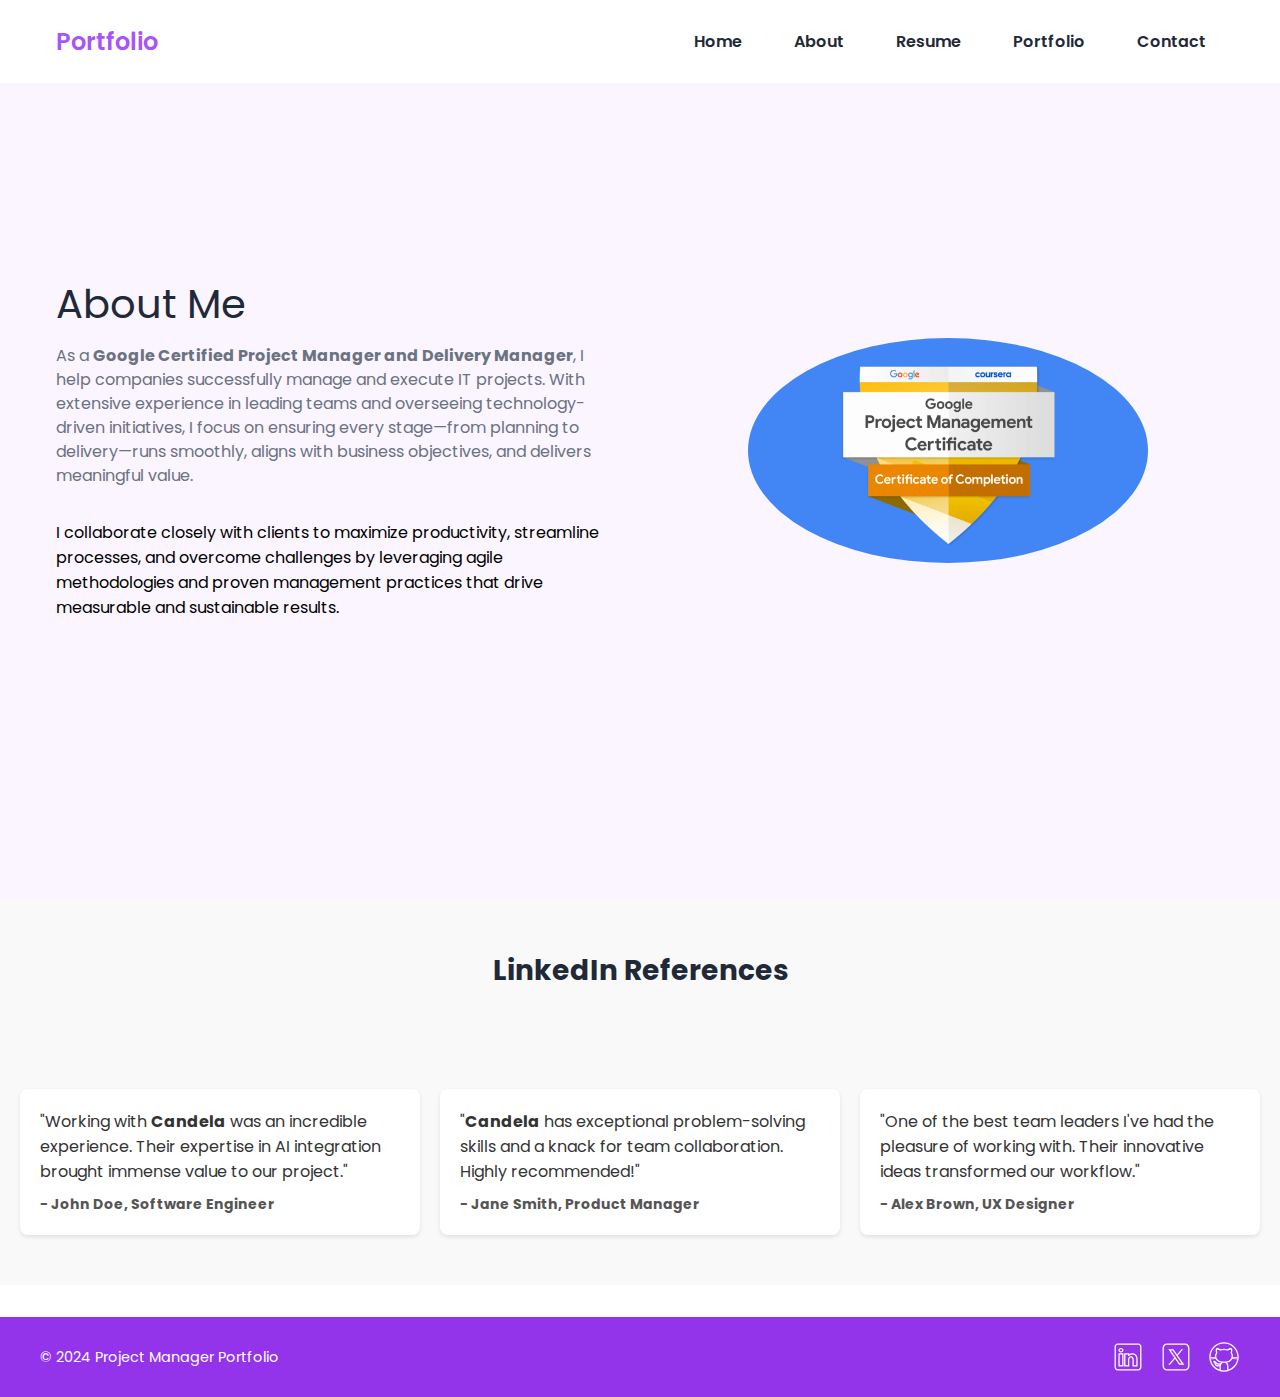
<file: about.html>
<!DOCTYPE html>
<html lang="en">
<head>
    <meta charset="UTF-8">
    <meta name="viewport" content="width=device-width, initial-scale=1.0">
    <title>About Me</title>
    <link rel="stylesheet" href="styles.css">
</head>
<body>
    <nav>
        <div class="nav__content">
            <div class="logo"><a href="index.html">Portfolio</a></div>
            <ul>
                <li><a href="index.html">Home</a></li>
                <li><a href="about.html">About</a></li>
                <li><a href="resume.html">Resume</a></li>
                <li><a href="portfolio.html">Portfolio</a></li>
                <li><a href="contact.html">Contact</a></li>
            </ul>
        </div>
    </nav>
    <section class="section">
        <div class="section__container">
            <div class="content">
                <h1 class="title">About Me</h1>
                <p class="description">As a <b>Google Certified Project Manager and Delivery Manager</b>, 
                    I help companies successfully manage and execute IT projects. With extensive experience in 
                    leading teams and overseeing technology-driven initiatives, I focus on ensuring every stage—from 
                    planning to delivery—runs smoothly, aligns with business objectives, and delivers meaningful value. </p>
                <p>I collaborate closely with clients to maximize productivity, streamline processes, and overcome
                    challenges by leveraging agile methodologies and proven management practices that drive measurable
                    and sustainable results. </p>
            </div>
            <div class="image">
                <img src="assets/certification.png" alt="Profile">
            </div>
        </div>
    </section>
    <section class="references-section">
        <div class="container">
            <h2>LinkedIn References</h2>
            <!-- LinkedIn Badge -->
            <div class="linkedin-badge">
                <script type="text/javascript" src="https://platform.linkedin.com/badges/js/profile.js" async defer></script>
                <div class="badge-base LI-profile-badge" 
                    data-locale="en_US" 
                    data-size="medium" 
                    data-theme="light" 
                    data-type="VERTICAL" 
                    data-vanity="your-linkedin-username" 
                    data-version="v1">
                </div>
            </div>
            <!-- Coworker References -->
            <div class="references">
                <div class="reference-item">
                    <p>"Working with <b>Candela</b> was an incredible experience. Their expertise in AI integration brought immense value to our project."</p>
                    <h4>- John Doe, Software Engineer</h4>
                </div>
                <div class="reference-item">
                    <p>"<b>Candela</b> has exceptional problem-solving skills and a knack for team collaboration. Highly recommended!"</p>
                    <h4>- Jane Smith, Product Manager</h4>
                </div>
                <div class="reference-item">
                    <p>"One of the best team leaders I've had the pleasure of working with. Their innovative ideas transformed our workflow."</p>
                    <h4>- Alex Brown, UX Designer</h4>
                </div>
            </div>
        </div>
    </section>

    <footer>
        <div class="footer-content">
            <p>© 2024 Project Manager Portfolio</p>
            <div class="social-icons">
                <a href="https://www.linkedin.com" target="_blank" class="social-icon">
                    <img src="assets/icons/linkedin.svg" alt="LinkedIn">
                </a>
                <a href="https://x.com" target="_blank" class="social-icon">
                    <img src="assets/icons/x.svg" alt="X">
                </a>
                <a href="https://github.com" target="_blank" class="social-icon">
                    <img src="assets/icons/github.svg" alt="GitHub">
                </a>
            </div>
        </div>
    </footer>
</body>
</html>
</file>
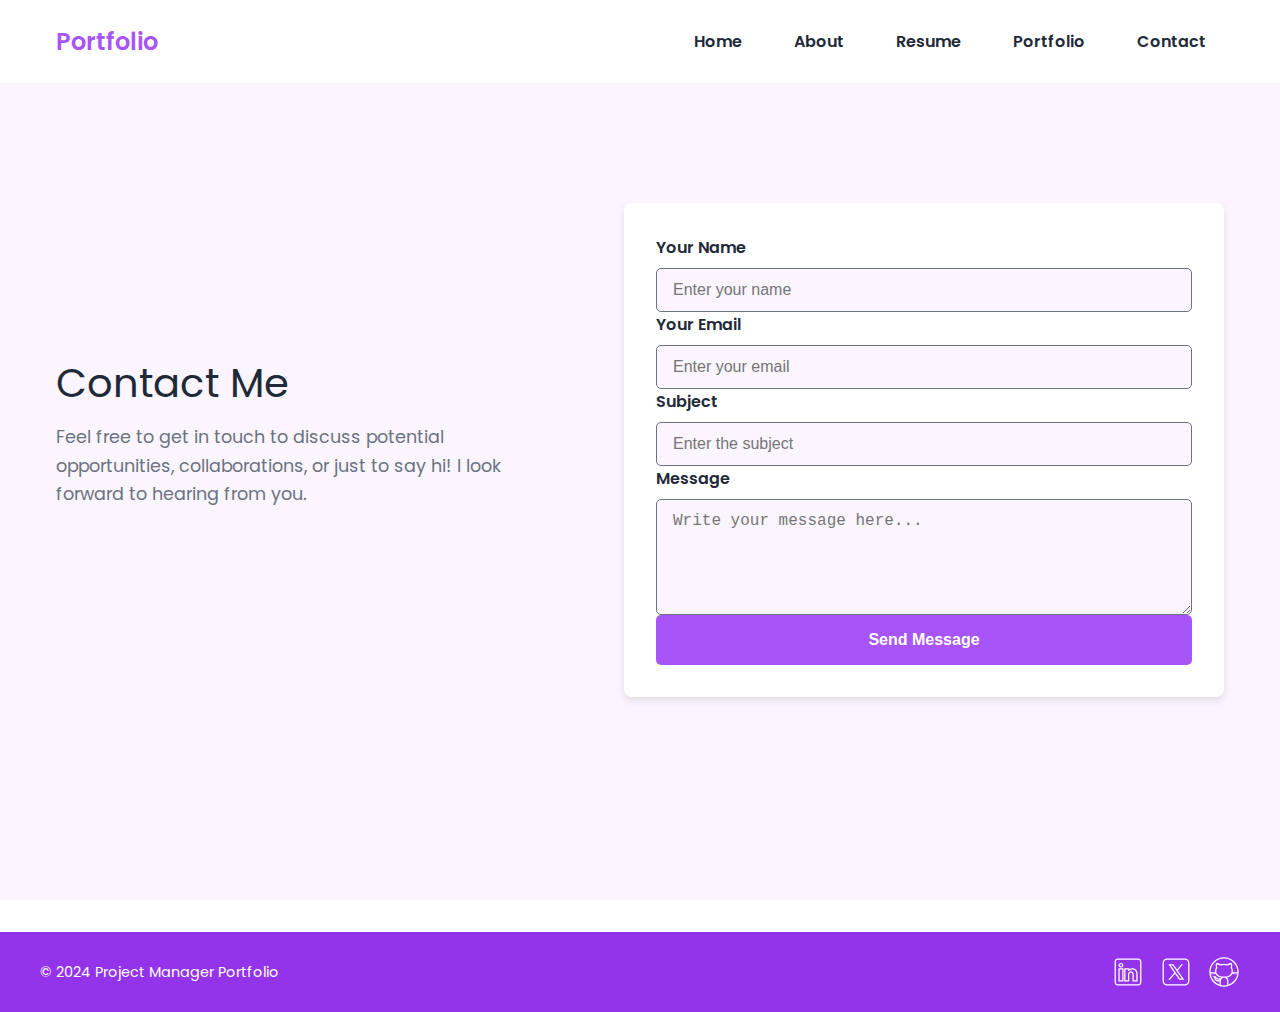
<file: contact.html>
<!DOCTYPE html>
<html lang="en">
<head>
    <meta charset="UTF-8">
    <meta name="viewport" content="width=device-width, initial-scale=1.0">
    <title>Contact Me</title>
    <link rel="stylesheet" href="styles.css">
</head>
<body>
    <nav>
        <div class="nav__content">
            <div class="logo"><a href="index.html">Portfolio</a></div>
            <ul>
                <li><a href="index.html">Home</a></li>
                <li><a href="about.html">About</a></li>
                <li><a href="resume.html">Resume</a></li>
                <li><a href="portfolio.html">Portfolio</a></li>
                <li><a href="contact.html">Contact</a></li>
            </ul>
        </div>
    </nav>
    <section class="section">
        <div class="section__container contact-layout">
            <div class="contact-text">
                <h1 class="title">Contact Me</h1>
                <p class="description">
                    Feel free to get in touch to discuss potential opportunities, collaborations, or just to say hi! I look forward to hearing from you.
                </p>
            </div>
            <form class="contact-form" action="mailto:your-email@example.com" method="POST" enctype="text/plain">
                <div class="form-group">
                    <label for="name">Your Name</label>
                    <input type="text" id="name" name="name" placeholder="Enter your name" required>
                </div>
                <div class="form-group">
                    <label for="email">Your Email</label>
                    <input type="email" id="email" name="email" placeholder="Enter your email" required>
                </div>
                <div class="form-group">
                    <label for="subject">Subject</label>
                    <input type="text" id="subject" name="subject" placeholder="Enter the subject">
                </div>
                <div class="form-group">
                    <label for="message">Message</label>
                    <textarea id="message" name="message" rows="5" placeholder="Write your message here..." required></textarea>
                </div>
                <div class="form-group">
                    <button type="submit" class="btn-submit">Send Message</button>
                </div>
            </form>
        </div>
    </section>
    <footer>
        <div class="footer-content">
            <p>© 2024 Project Manager Portfolio</p>
            <div class="social-icons">
                <a href="https://www.linkedin.com" target="_blank" class="social-icon">
                    <img src="assets/icons/linkedin.svg" alt="LinkedIn">
                </a>
                <a href="https://x.com" target="_blank" class="social-icon">
                    <img src="assets/icons/x.svg" alt="X">
                </a>
                <a href="https://github.com" target="_blank" class="social-icon">
                    <img src="assets/icons/github.svg" alt="GitHub">
                </a>
            </div>
        </div>
    </footer>
</body>
</html>
</file>
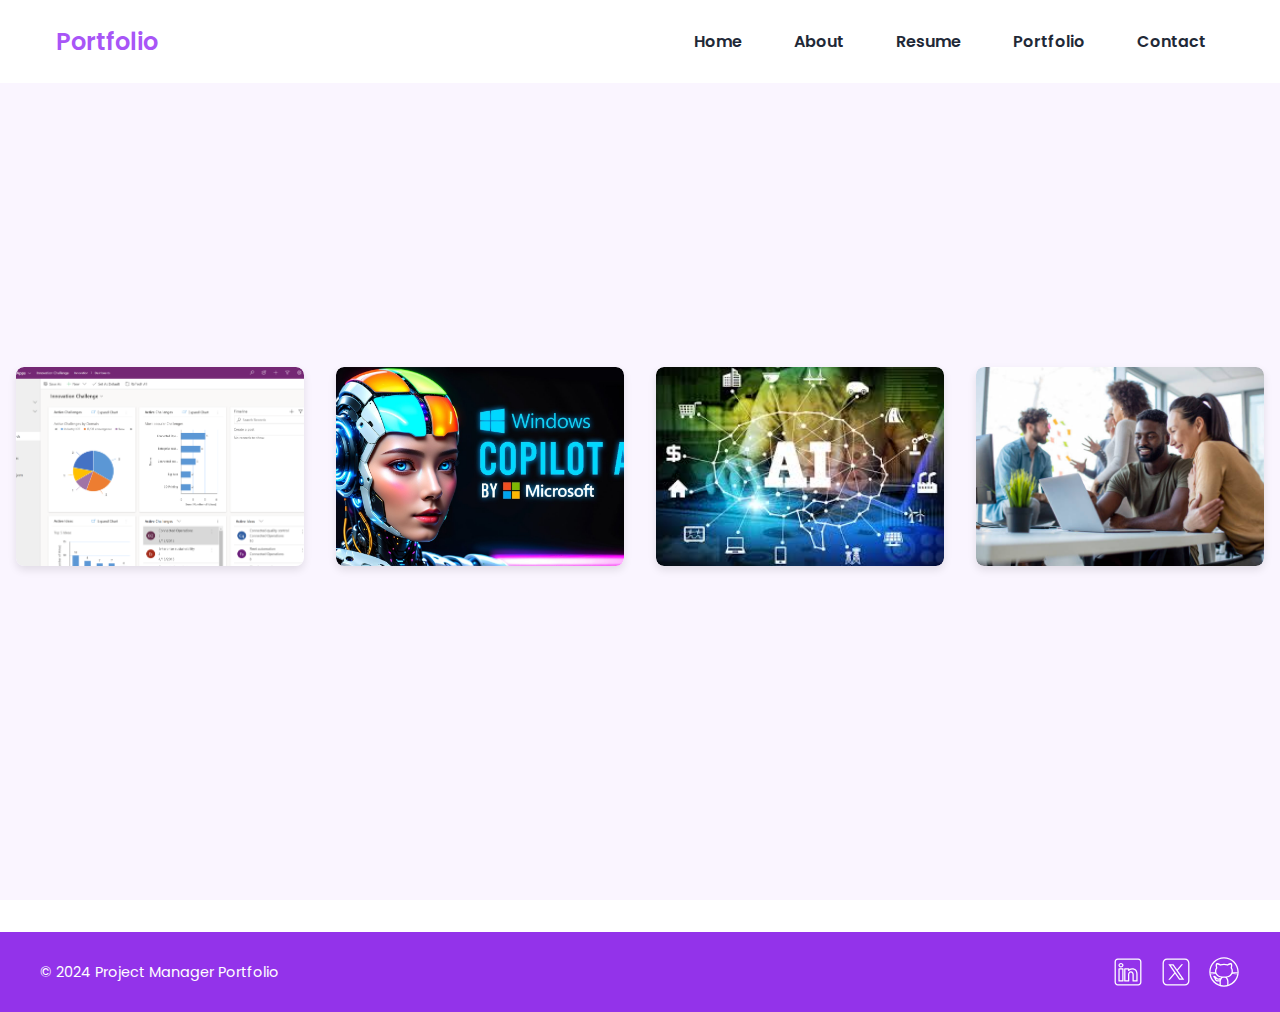
<file: portfolio.html>
<!DOCTYPE html>
<html lang="en">

<head>
    <meta charset="UTF-8">
    <meta name="viewport" content="width=device-width, initial-scale=1.0">
    <title>Portfolio</title>
    <link rel="stylesheet" href="styles.css">
</head>

<body>
    <nav>
        <div class="nav__content">
            <div class="logo"><a href="index.html">Portfolio</a></div>
            <ul>
                <li><a href="index.html">Home</a></li>
                <li><a href="about.html">About</a></li>
                <li><a href="resume.html">Resume</a></li>
                <li><a href="portfolio.html">Portfolio</a></li>
                <li><a href="contact.html">Contact</a></li>
            </ul>
        </div>
    </nav>

    <section class="section portfolio-section">
        <div class="grid-container">
            <div class="portfolio-grid">
                <!-- Project 1 -->
                <div class="portfolio-item">
                    <img src="assets/power-apps.png" alt="Microsoft Power Apps">
                    <div class="portfolio-item-overlay">
                        <h3>Microsoft Power Apps</h3>
                        <p>Built custom applications to streamline business processes using Microsoft Power Apps.</p>
                    </div>
                </div>
                <!-- Project 2 -->
                <div class="portfolio-item">
                    <img src="assets/win-copilot.jpg" alt="Copilot Integration">
                    <div class="portfolio-item-overlay">
                        <h3>Copilot Integration</h3>
                        <p>Developed AI-powered solutions to enhance developer productivity using GitHub Copilot.</p>
                    </div>
                </div>
                <!-- Project 3 -->
                <div class="portfolio-item">
                    <img src="assets/AI.jpg" alt="AI Implementation">
                    <div class="portfolio-item-overlay">
                        <h3>AI Implementation</h3>
                        <p>Integrated AI technologies to automate and optimize business workflows effectively.</p>
                    </div>
                </div>
                <!-- Project 4 -->
                <div class="portfolio-item">
                    <img src="assets/collaboration.jpg" alt="Team Collaboration">
                    <div class="portfolio-item-overlay">
                        <h3>Team Collaboration</h3>
                        <p>Designed collaboration tools to improve team communication and project management.</p>
                    </div>
                </div>
            </div>
        </div>
    </section>

    <footer>
        <div class="footer-content">
            <p>© 2024 Project Manager Portfolio</p>
            <div class="social-icons">
                <a href="https://www.linkedin.com" target="_blank" class="social-icon">
                    <img src="assets/icons/linkedin.svg" alt="LinkedIn">
                </a>
                <a href="https://x.com" target="_blank" class="social-icon">
                    <img src="assets/icons/x.svg" alt="X">
                </a>
                <a href="https://github.com" target="_blank" class="social-icon">
                    <img src="assets/icons/github.svg" alt="GitHub">
                </a>
            </div>
        </div>
    </footer>
</body>

</html>
</file>
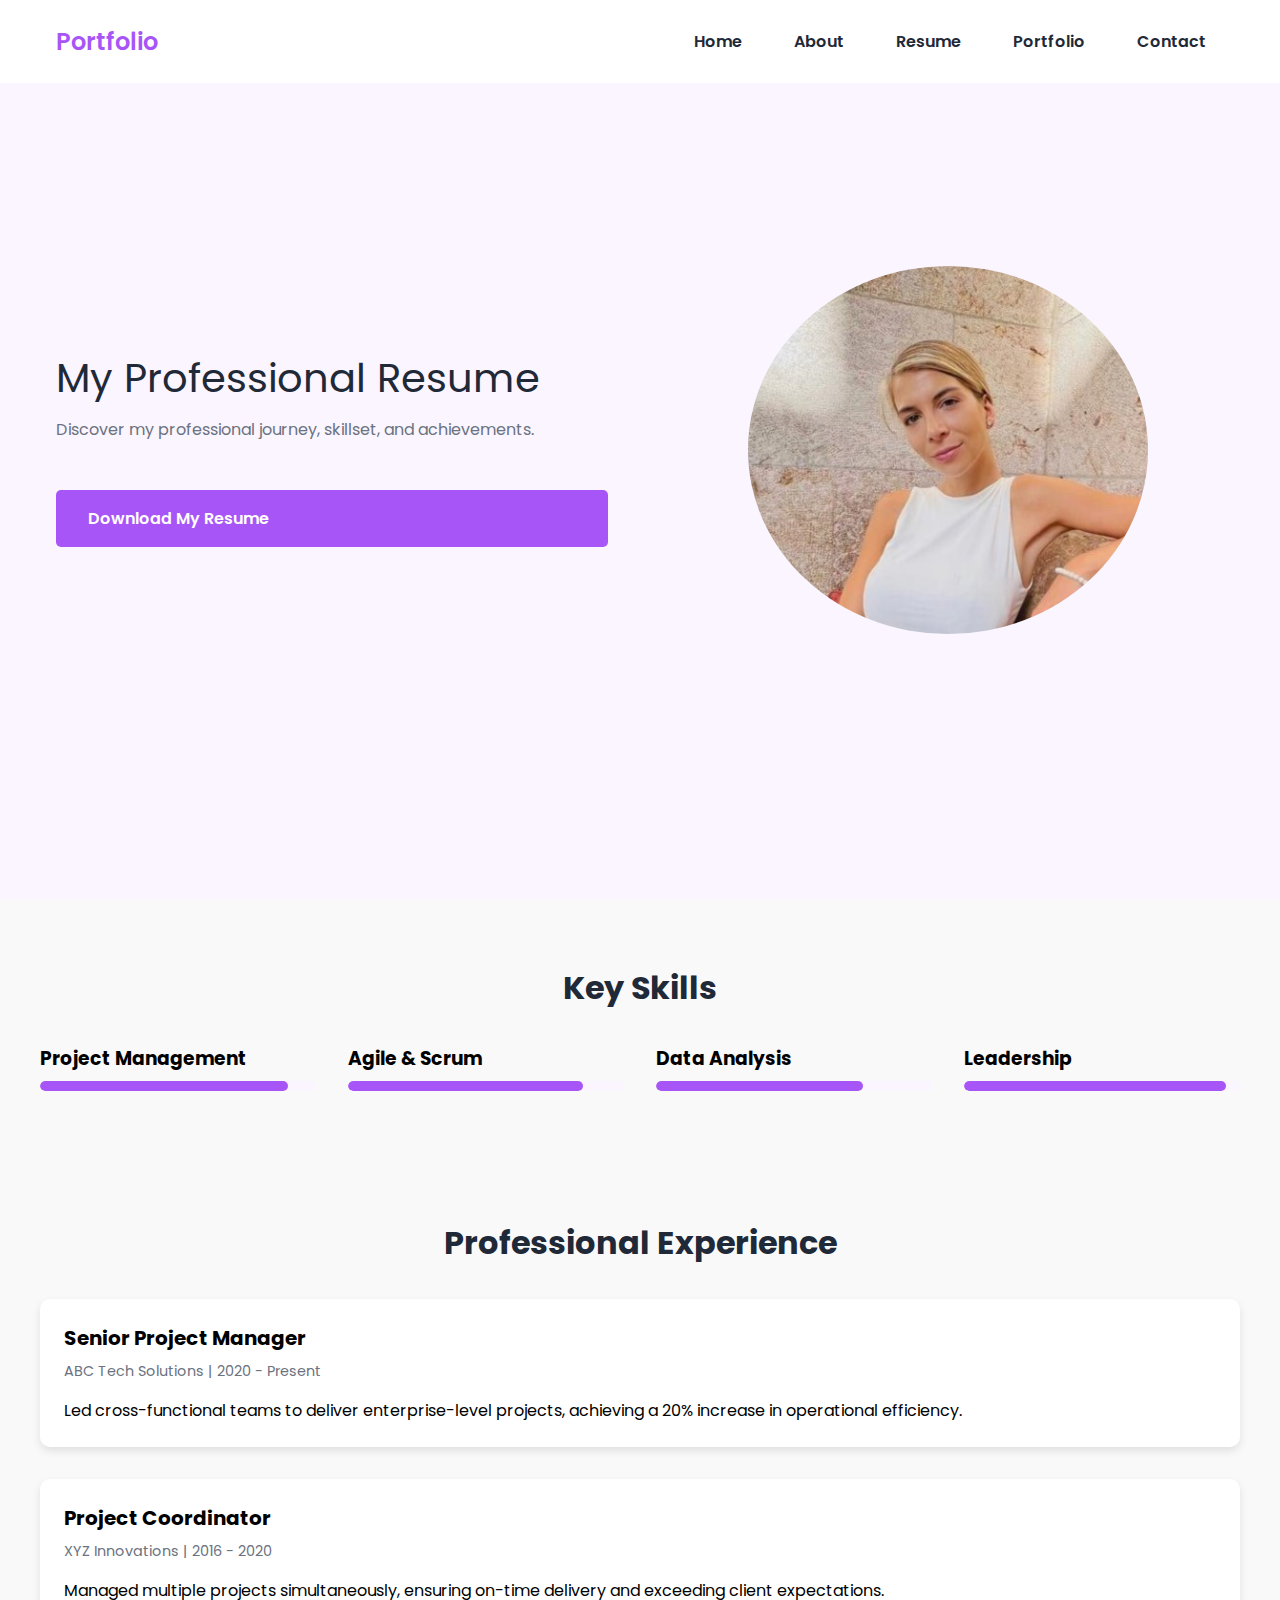
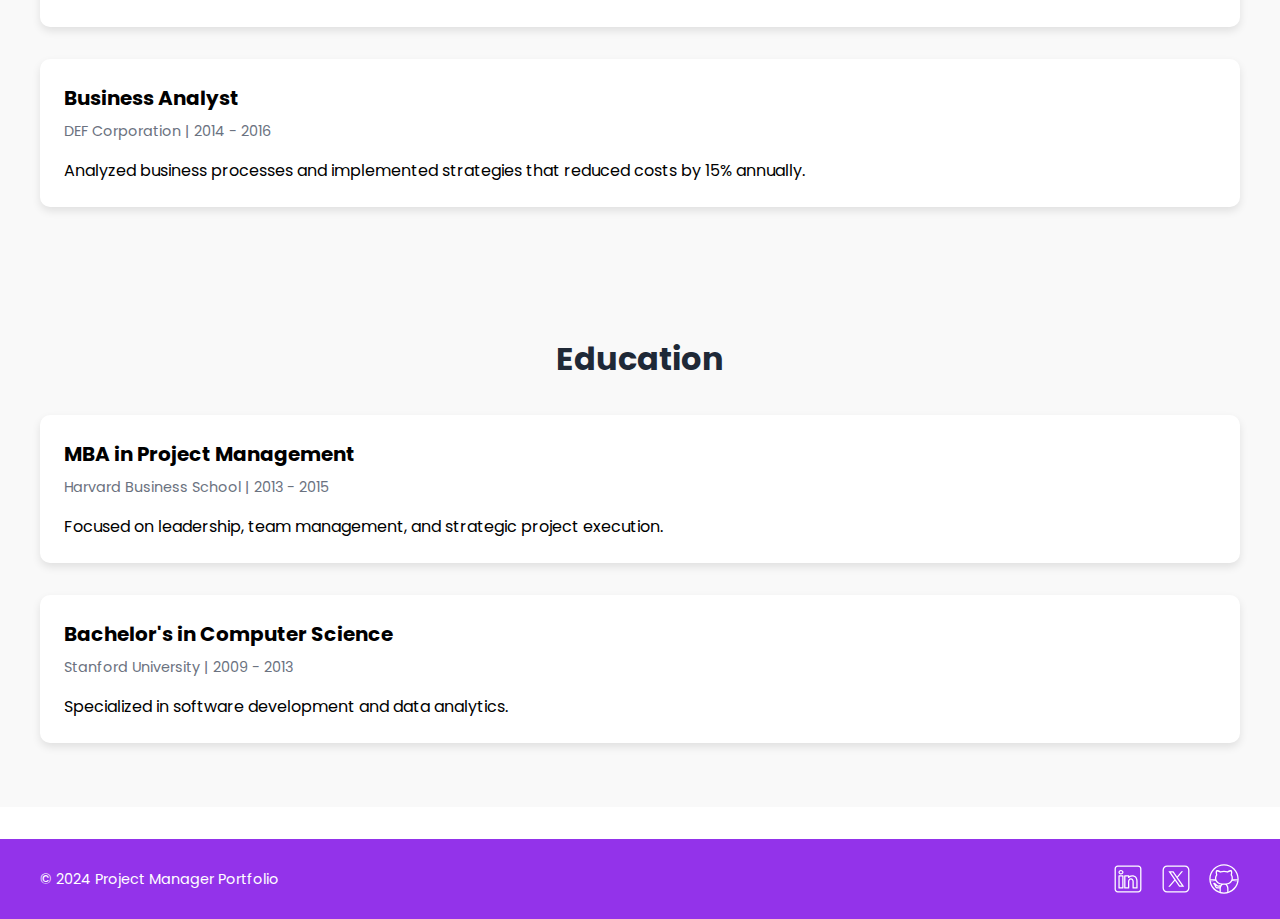
<file: resume.html>
<!DOCTYPE html>
<html lang="en">
<head>
    <meta charset="UTF-8">
    <meta name="viewport" content="width=device-width, initial-scale=1.0">
    <title>Resume</title>
    <link rel="stylesheet" href="styles.css">
</head>
<body>
    <nav>
        <div class="nav__content">
            <div class="logo"><a href="index.html">Portfolio</a></div>
            <ul>
                <li><a href="index.html">Home</a></li>
                <li><a href="about.html">About</a></li>
                <li><a href="resume.html">Resume</a></li>
                <li><a href="portfolio.html">Portfolio</a></li>
                <li><a href="contact.html">Contact</a></li>
            </ul>
        </div>
    </nav>
    
    <!-- Introduction Section -->
    <section class="section">
        <div class="section__container">
            <div class="content">
                <h1 class="title">My Professional Resume</h1>
                <p class="description">Discover my professional journey, skillset, and achievements.</p>
                <a href="assets/my_resume.pdf" class="btn-download" download>Download My Resume</a>
            </div>
            <div class="image">
                <img src="assets/profile.jpg" alt="Profile">
            </div>
        </div>
    </section>

    <!-- Skills Section -->
    <section class="skills-section">
        <h2>Key Skills</h2>
        <div class="skills-grid">
            <div class="skill-item">
                <h3>Project Management</h3>
                <div class="skill-bar">
                    <div class="skill-level" style="width: 90%;"></div>
                </div>
            </div>
            <div class="skill-item">
                <h3>Agile & Scrum</h3>
                <div class="skill-bar">
                    <div class="skill-level" style="width: 85%;"></div>
                </div>
            </div>
            <div class="skill-item">
                <h3>Data Analysis</h3>
                <div class="skill-bar">
                    <div class="skill-level" style="width: 75%;"></div>
                </div>
            </div>
            <div class="skill-item">
                <h3>Leadership</h3>
                <div class="skill-bar">
                    <div class="skill-level" style="width: 95%;"></div>
                </div>
            </div>
        </div>
    </section>

    <!-- Experience Section -->
    <section class="experience-section">
        <h2>Professional Experience</h2>
        <div class="experience-timeline">
            <div class="timeline-item">
                <h3>Senior Project Manager</h3>
                <span>ABC Tech Solutions | 2020 - Present</span>
                <p>Led cross-functional teams to deliver enterprise-level projects, achieving a 20% increase in operational efficiency.</p>
            </div>
            <div class="timeline-item">
                <h3>Project Coordinator</h3>
                <span>XYZ Innovations | 2016 - 2020</span>
                <p>Managed multiple projects simultaneously, ensuring on-time delivery and exceeding client expectations.</p>
            </div>
            <div class="timeline-item">
                <h3>Business Analyst</h3>
                <span>DEF Corporation | 2014 - 2016</span>
                <p>Analyzed business processes and implemented strategies that reduced costs by 15% annually.</p>
            </div>
        </div>
    </section>

    <!-- Education Section -->
    <section class="education-section">
        <h2>Education</h2>
        <div class="education-grid">
            <div class="education-item">
                <h3>MBA in Project Management</h3>
                <span>Harvard Business School | 2013 - 2015</span>
                <p>Focused on leadership, team management, and strategic project execution.</p>
            </div>
            <div class="education-item">
                <h3>Bachelor's in Computer Science</h3>
                <span>Stanford University | 2009 - 2013</span>
                <p>Specialized in software development and data analytics.</p>
            </div>
        </div>
    </section>

    <!-- Footer -->
    <footer>
        <div class="footer-content">
            <p>© 2024 Project Manager Portfolio</p>
            <div class="social-icons">
                <a href="https://www.linkedin.com" target="_blank" class="social-icon">
                    <img src="assets/icons/linkedin.svg" alt="LinkedIn">
                </a>
                <a href="https://x.com" target="_blank" class="social-icon">
                    <img src="assets/icons/x.svg" alt="X">
                </a>
                <a href="https://github.com" target="_blank" class="social-icon">
                    <img src="assets/icons/github.svg" alt="GitHub">
                </a>
            </div>
        </div>
    </footer>
</body>
</html>
</file>
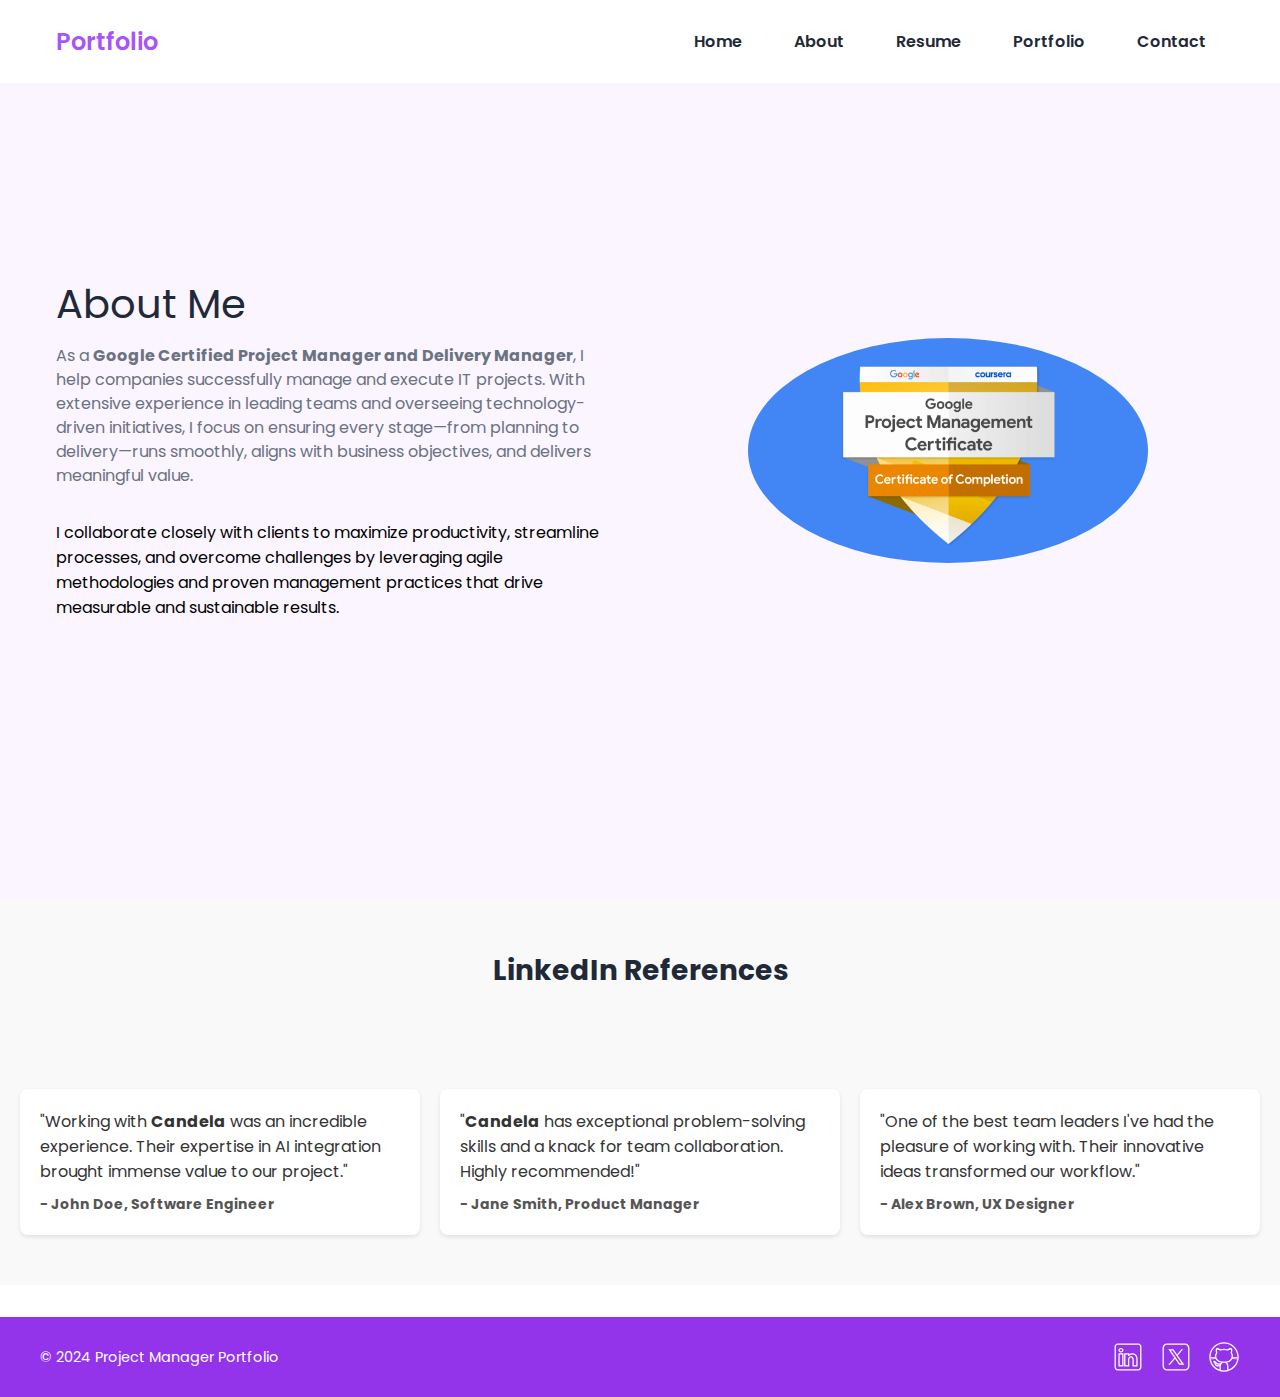
<file: pages/about.html>
<!DOCTYPE html>
<html lang="en">
<head>
    <meta charset="UTF-8">
    <meta name="viewport" content="width=device-width, initial-scale=1.0">
    <title>About Me</title>
    <link rel="stylesheet" href="../css/styles.css">
</head>
<body>
    <nav>
        <div class="nav__content">
            <div class="logo"><a href="index.html">Portfolio</a></div>
            <ul>
                <li><a href="../index.html">Home</a></li>
                <li><a href="../pages/about.html">About</a></li>
                <li><a href="../pages/resume.html">Resume</a></li>
                <li><a href="../pages/portfolio.html">Portfolio</a></li>
                <li><a href="../pages/contact.html">Contact</a></li>
            </ul>
        </div>
    </nav>
    <section class="section">
        <div class="section__container">
            <div class="content">
                <h1 class="title">About Me</h1>
                <p class="description">As a <b>Google Certified Project Manager and Delivery Manager</b>, 
                    I help companies successfully manage and execute IT projects. With extensive experience in 
                    leading teams and overseeing technology-driven initiatives, I focus on ensuring every stage—from 
                    planning to delivery—runs smoothly, aligns with business objectives, and delivers meaningful value.</p>
                <p>I collaborate closely with clients to maximize productivity, streamline processes, and overcome
                    challenges by leveraging agile methodologies and proven management practices that drive measurable
                    and sustainable results.</p>
            </div>
            <div class="image">
                <img src="../assets/certification.png" alt="Profile">
            </div>
        </div>
    </section>
    <section class="references-section">
        <div class="container">
            <h2>LinkedIn References</h2>
            <div class="linkedin-badge">
                <script type="text/javascript" src="https://platform.linkedin.com/badges/js/profile.js" async defer></script>
                <div class="badge-base LI-profile-badge" 
                    data-locale="en_US" 
                    data-size="medium" 
                    data-theme="light" 
                    data-type="VERTICAL" 
                    data-vanity="your-linkedin-username" 
                    data-version="v1">
                </div>
            </div>
            <div class="references">
                <div class="reference-item">
                    <p>"Working with <b>Candela</b> was an incredible experience. Their expertise in AI integration brought immense value to our project."</p>
                    <h4>- John Doe, Software Engineer</h4>
                </div>
                <div class="reference-item">
                    <p>"<b>Candela</b> has exceptional problem-solving skills and a knack for team collaboration. Highly recommended!"</p>
                    <h4>- Jane Smith, Product Manager</h4>
                </div>
                <div class="reference-item">
                    <p>"One of the best team leaders I've had the pleasure of working with. Their innovative ideas transformed our workflow."</p>
                    <h4>- Alex Brown, UX Designer</h4>
                </div>
            </div>
        </div>
    </section>

    <footer>
        <div class="footer-content">
            <p>© 2024 Project Manager Portfolio</p>
            <div class="social-icons">
                <a href="https://www.linkedin.com" target="_blank" class="social-icon">
                    <img src="../assets/icons/linkedin.svg" alt="LinkedIn">
                </a>
                <a href="https://x.com" target="_blank" class="social-icon">
                    <img src="../assets/icons/x.svg" alt="X">
                </a>
                <a href="https://github.com" target="_blank" class="social-icon">
                    <img src="../assets/icons/github.svg" alt="GitHub">
                </a>
            </div>
        </div>
    </footer>

    <script src="https://cdn.jsdelivr.net/npm/bootstrap@5.3.0/dist/js/bootstrap.bundle.min.js"></script>
</body>

</html>
</file>
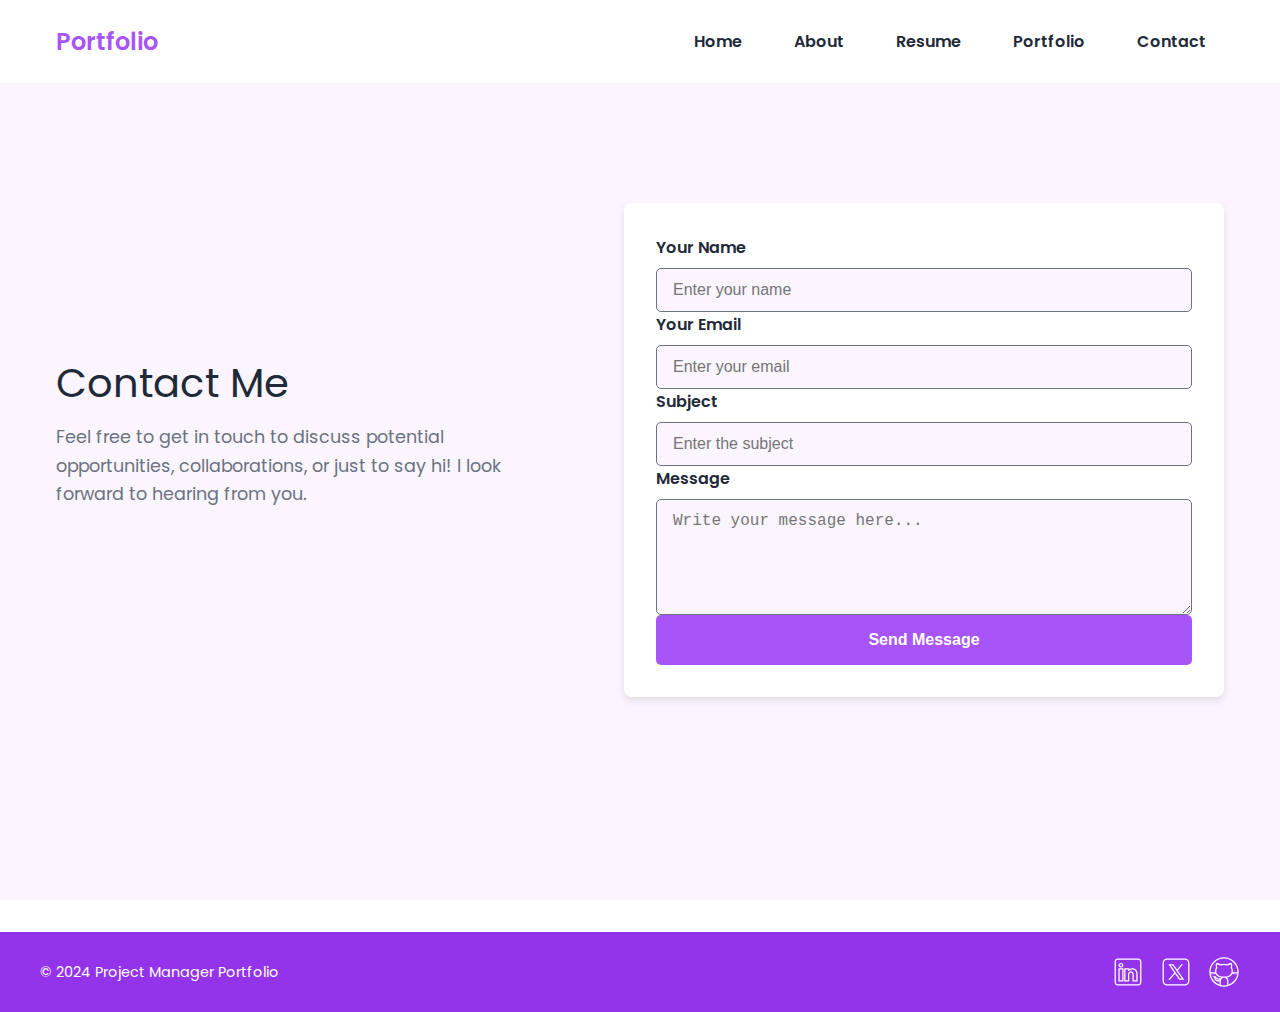
<file: pages/contact.html>
<!DOCTYPE html>
<html lang="en">
<head>
    <meta charset="UTF-8">
    <meta name="viewport" content="width=device-width, initial-scale=1.0">
    <title>Contact Me</title>
    <link rel="stylesheet" href="../css/styles.css">
</head>
<body>
    <nav>
        <div class="nav__content">
            <div class="logo"><a href="index.html">Portfolio</a></div>
            <ul>
                <li><a href="../index.html">Home</a></li>
                <li><a href="../pages/about.html">About</a></li>
                <li><a href="../pages/resume.html">Resume</a></li>
                <li><a href="../pages/portfolio.html">Portfolio</a></li>
                <li><a href="../pages/contact.html">Contact</a></li>
            </ul>
        </div>
    </nav>
    <section class="section">
        <div class="section__container contact-layout">
            <div class="contact-text">
                <h1 class="title">Contact Me</h1>
                <p class="description">
                    Feel free to get in touch to discuss potential opportunities, collaborations, or just to say hi! I look forward to hearing from you.
                </p>
            </div>
            <form class="contact-form" action="mailto:your-email@example.com" method="POST" enctype="text/plain">
                <div class="form-group">
                    <label for="name">Your Name</label>
                    <input type="text" id="name" name="name" placeholder="Enter your name" required>
                </div>
                <div class="form-group">
                    <label for="email">Your Email</label>
                    <input type="email" id="email" name="email" placeholder="Enter your email" required>
                </div>
                <div class="form-group">
                    <label for="subject">Subject</label>
                    <input type="text" id="subject" name="subject" placeholder="Enter the subject">
                </div>
                <div class="form-group">
                    <label for="message">Message</label>
                    <textarea id="message" name="message" rows="5" placeholder="Write your message here..." required></textarea>
                </div>
                <div class="form-group">
                    <button type="submit" class="btn-submit">Send Message</button>
                </div>
            </form>
        </div>
    </section>
    <footer>
        <div class="footer-content">
            <p>© 2024 Project Manager Portfolio</p>
            <div class="social-icons">
                <a href="https://www.linkedin.com" target="_blank" class="social-icon">
                    <img src="../assets/icons/linkedin.svg" alt="LinkedIn">
                </a>
                <a href="https://x.com" target="_blank" class="social-icon">
                    <img src="../assets/icons/x.svg" alt="X">
                </a>
                <a href="https://github.com" target="_blank" class="social-icon">
                    <img src="../assets/icons/github.svg" alt="GitHub">
                </a>
            </div>
        </div>
    </footer>

    <script src="https://cdn.jsdelivr.net/npm/bootstrap@5.3.0/dist/js/bootstrap.bundle.min.js"></script>
</body>
</html>
</file>
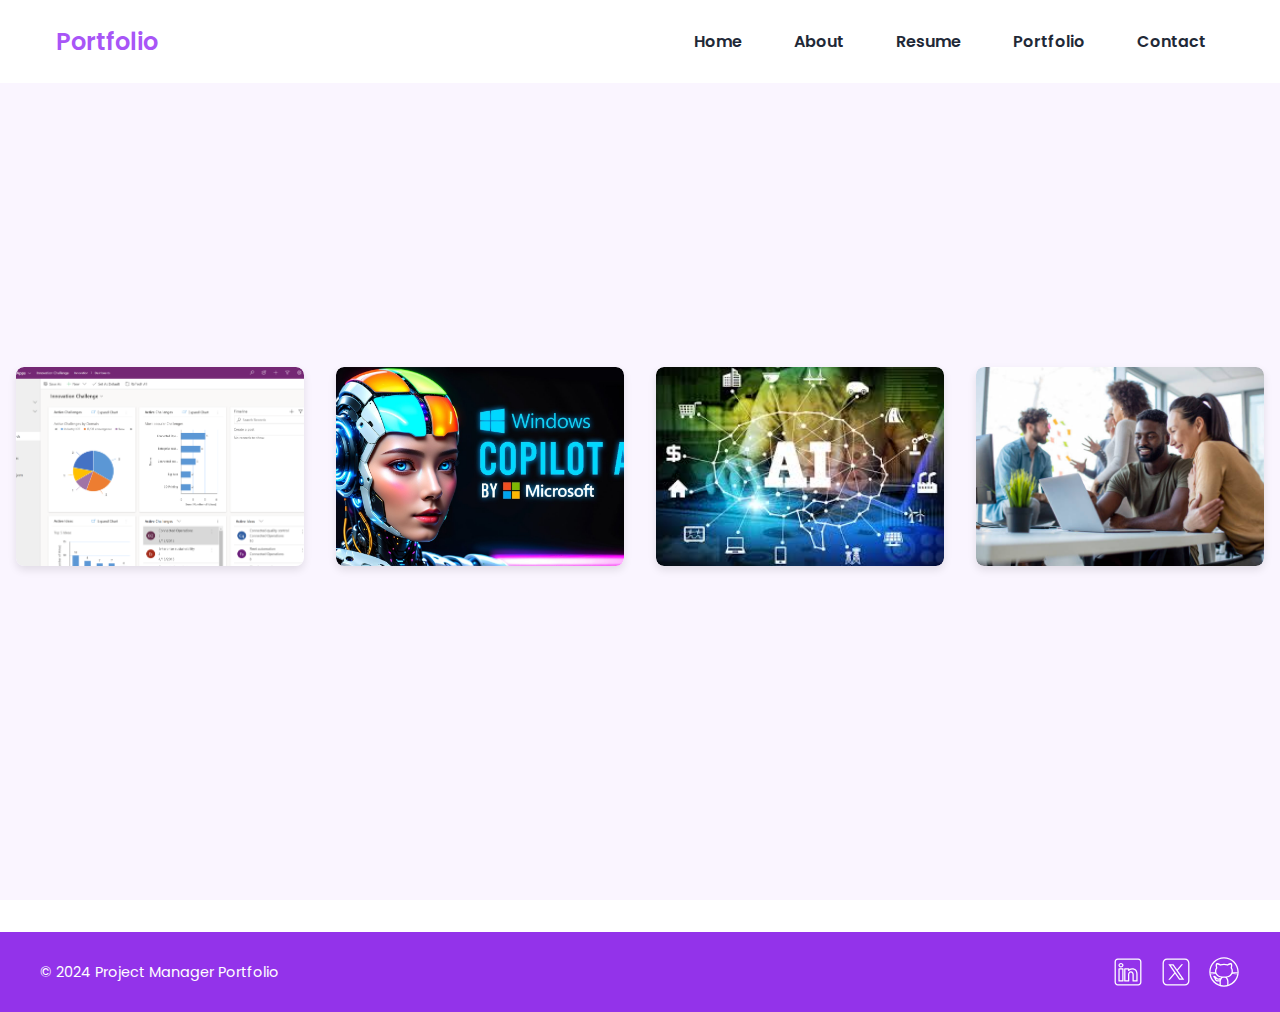
<file: pages/portfolio.html>
<!DOCTYPE html>
<html lang="en">
<head>
    <meta charset="UTF-8">
    <meta name="viewport" content="width=device-width, initial-scale=1.0">
    <title>Portfolio</title>
    <link rel="stylesheet" href="../css/styles.css">
</head>
<body>
    <nav>
        <div class="nav__content">
            <div class="logo"><a href="index.html">Portfolio</a></div>
            <ul>
                <li><a href="../index.html">Home</a></li>
                <li><a href="../pages/about.html">About</a></li>
                <li><a href="../pages/resume.html">Resume</a></li>
                <li><a href="../pages/portfolio.html">Portfolio</a></li>
                <li><a href="../pages/contact.html">Contact</a></li>
            </ul>
        </div>
    </nav>

    <section class="section portfolio-section">
        <div class="grid-container">
            <div class="portfolio-grid">
                <!-- Project 1 -->
                <div class="portfolio-item">
                    <img src="../assets/power-apps.png" alt="Microsoft Power Apps">
                    <div class="portfolio-item-overlay">
                        <h3>Microsoft Power Apps</h3>
                        <p>Built custom applications to streamline business processes using Microsoft Power Apps.</p>
                    </div>
                </div>
                <!-- Project 2 -->
                <div class="portfolio-item">
                    <img src="../assets/win-copilot.jpg" alt="Copilot Integration">
                    <div class="portfolio-item-overlay">
                        <h3>Copilot Integration</h3>
                        <p>Developed AI-powered solutions to enhance developer productivity using GitHub Copilot.</p>
                    </div>
                </div>
                <!-- Project 3 -->
                <div class="portfolio-item">
                    <img src="../assets/AI.jpg" alt="AI Implementation">
                    <div class="portfolio-item-overlay">
                        <h3>AI Implementation</h3>
                        <p>Integrated AI technologies to automate and optimize business workflows effectively.</p>
                    </div>
                </div>
                <!-- Project 4 -->
                <div class="portfolio-item">
                    <img src="../assets/collaboration.jpg" alt="Team Collaboration">
                    <div class="portfolio-item-overlay">
                        <h3>Team Collaboration</h3>
                        <p>Designed collaboration tools to improve team communication and project management.</p>
                    </div>
                </div>
            </div>
        </div>
    </section>

    <footer>
        <div class="footer-content">
            <p>© 2024 Project Manager Portfolio</p>
            <div class="social-icons">
                <a href="https://www.linkedin.com" target="_blank" class="social-icon">
                    <img src="../assets/icons/linkedin.svg" alt="LinkedIn">
                </a>
                <a href="https://x.com" target="_blank" class="social-icon">
                    <img src="../assets/icons/x.svg" alt="X">
                </a>
                <a href="https://github.com" target="_blank" class="social-icon">
                    <img src="../assets/icons/github.svg" alt="GitHub">
                </a>
            </div>
        </div>
    </footer>
</body>

</html>
</file>
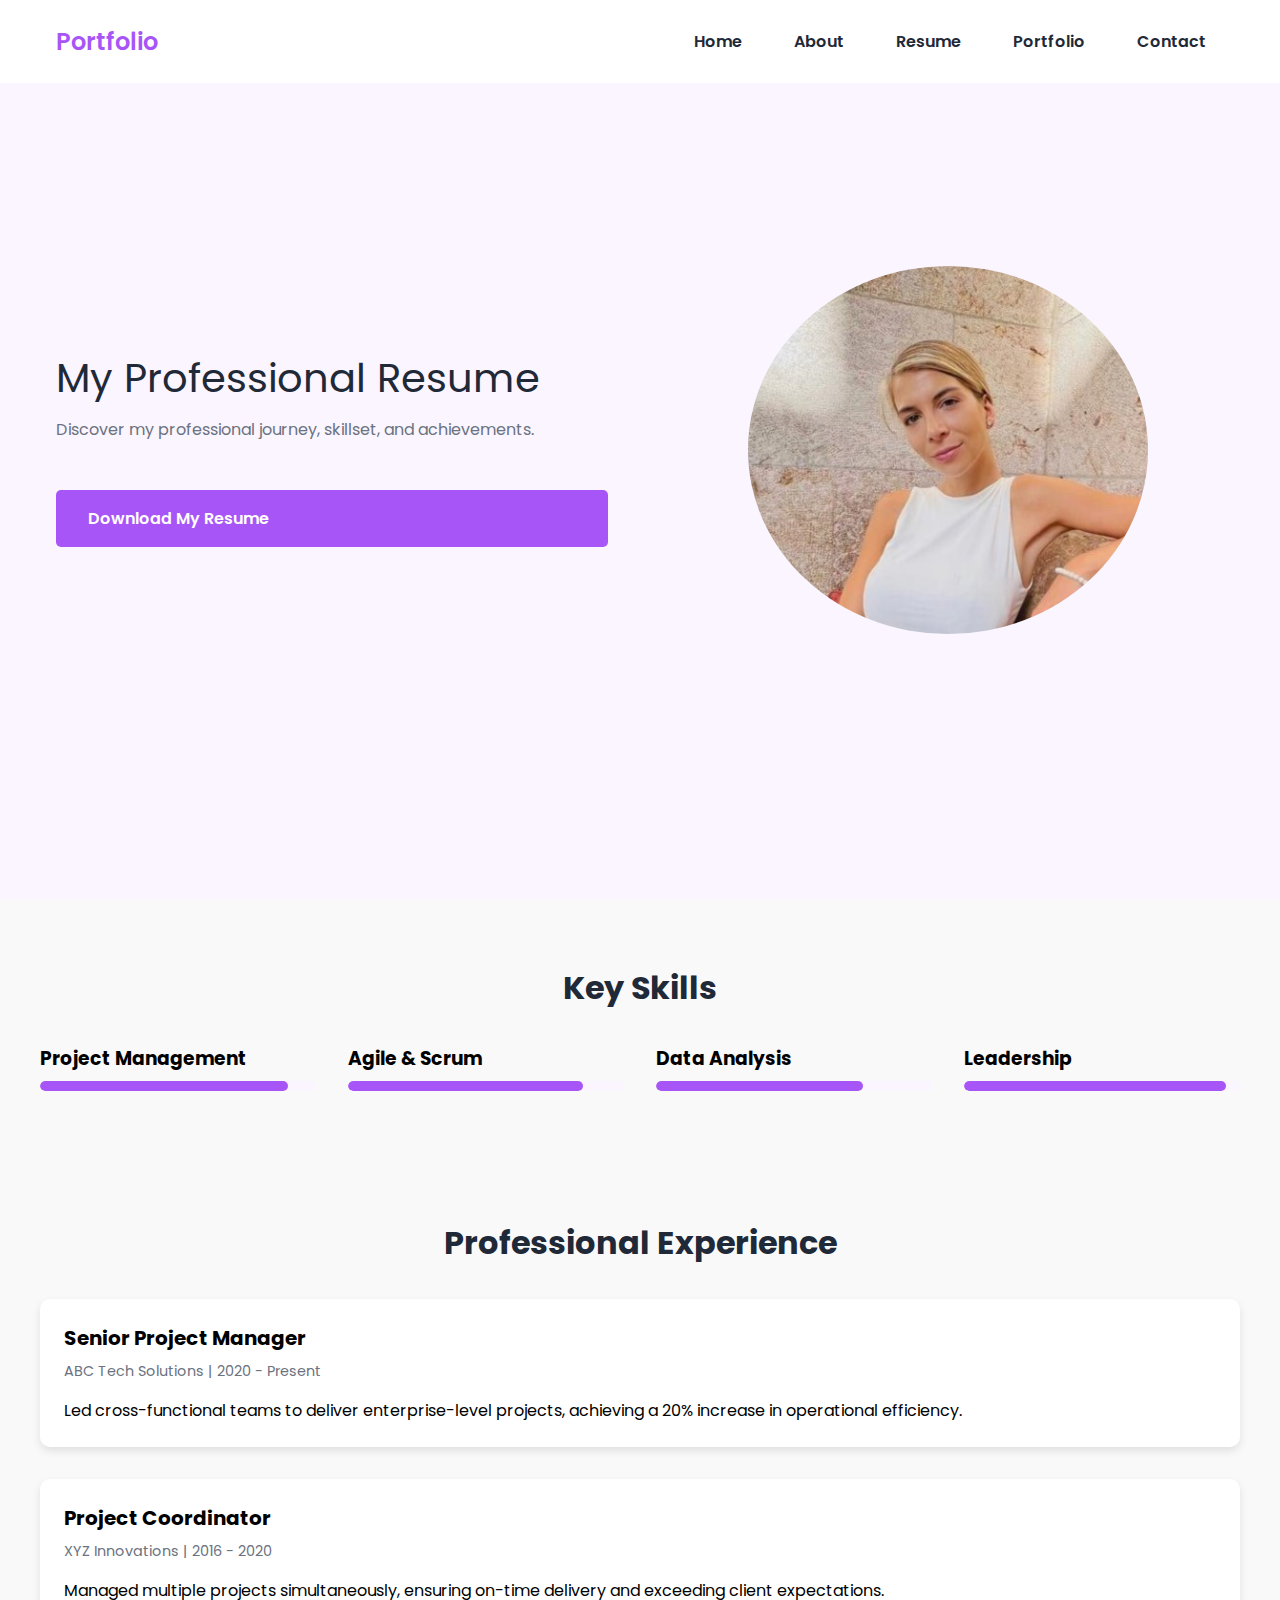
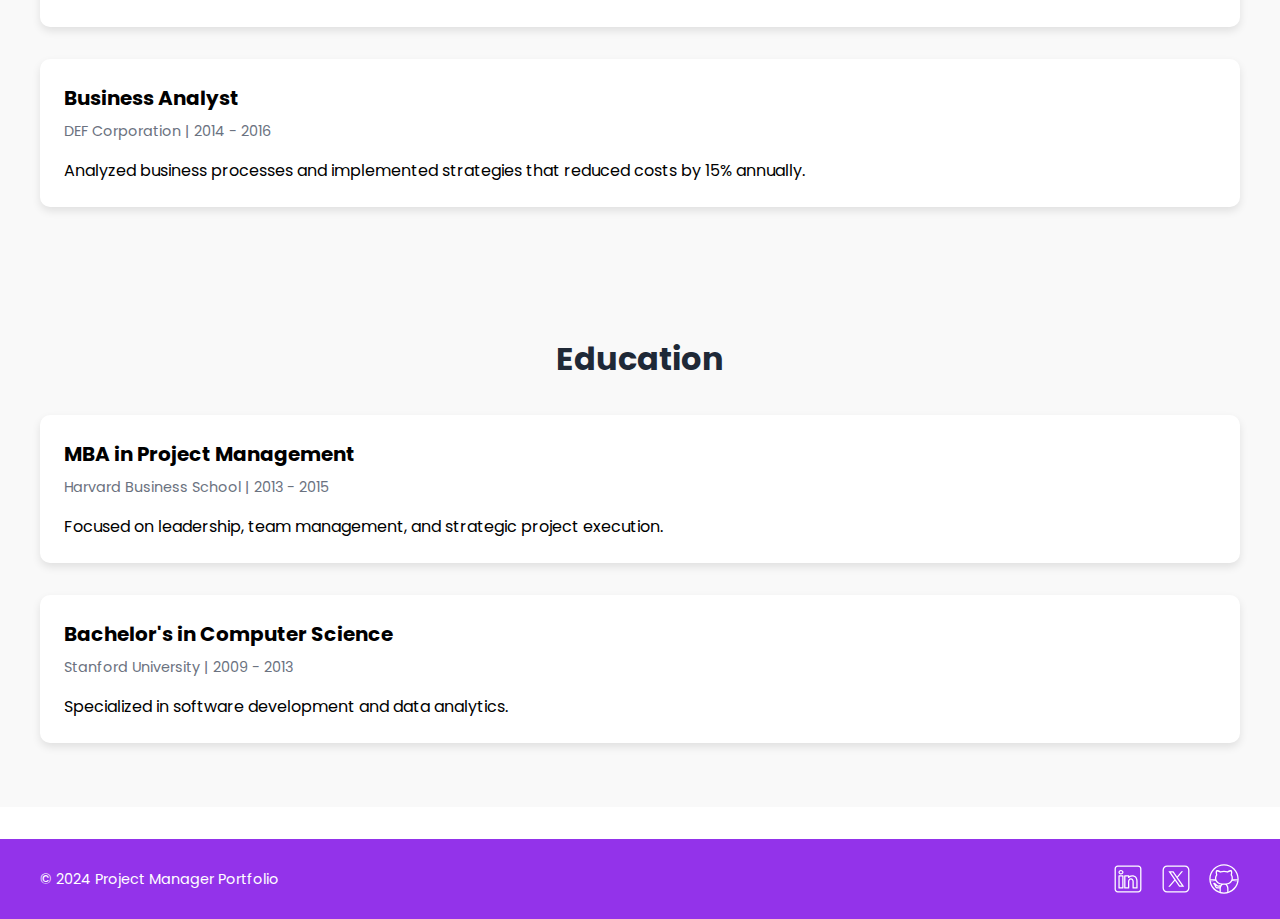
<file: pages/resume.html>
<!DOCTYPE html>
<html lang="en">
<head>
    <meta charset="UTF-8">
    <meta name="viewport" content="width=device-width, initial-scale=1.0">
    <title>Resume</title>
    <link rel="stylesheet" href="../css/styles.css">
</head>
<body>
    <nav>
        <div class="nav__content">
            <div class="logo"><a href="index.html">Portfolio</a></div>
            <ul>
                <li><a href="../index.html">Home</a></li>
                <li><a href="../pages/about.html">About</a></li>
                <li><a href="../pages/resume.html">Resume</a></li>
                <li><a href="../pages/portfolio.html">Portfolio</a></li>
                <li><a href="../pages/contact.html">Contact</a></li>
            </ul>
        </div>
    </nav>
    
    <!-- Introduction Section -->
    <section class="section">
        <div class="section__container">
            <div class="content">
                <h1 class="title">My Professional Resume</h1>
                <p class="description">Discover my professional journey, skillset, and achievements.</p>
                <a href="../assets/my_resume.pdf" class="btn-download" download>Download My Resume</a>
            </div>
            <div class="image">
                <img src="../assets/profile.jpg" alt="Profile">
            </div>
        </div>
    </section>

    <!-- Skills Section -->
    <section class="skills-section">
        <h2>Key Skills</h2>
        <div class="skills-grid">
            <div class="skill-item">
                <h3>Project Management</h3>
                <div class="skill-bar">
                    <div class="skill-level" style="width: 90%;"></div>
                </div>
            </div>
            <div class="skill-item">
                <h3>Agile & Scrum</h3>
                <div class="skill-bar">
                    <div class="skill-level" style="width: 85%;"></div>
                </div>
            </div>
            <div class="skill-item">
                <h3>Data Analysis</h3>
                <div class="skill-bar">
                    <div class="skill-level" style="width: 75%;"></div>
                </div>
            </div>
            <div class="skill-item">
                <h3>Leadership</h3>
                <div class="skill-bar">
                    <div class="skill-level" style="width: 95%;"></div>
                </div>
            </div>
        </div>
    </section>

    <!-- Experience Section -->
    <section class="experience-section">
        <h2>Professional Experience</h2>
        <div class="experience-timeline">
            <div class="timeline-item">
                <h3>Senior Project Manager</h3>
                <span>ABC Tech Solutions | 2020 - Present</span>
                <p>Led cross-functional teams to deliver enterprise-level projects, achieving a 20% increase in operational efficiency.</p>
            </div>
            <div class="timeline-item">
                <h3>Project Coordinator</h3>
                <span>XYZ Innovations | 2016 - 2020</span>
                <p>Managed multiple projects simultaneously, ensuring on-time delivery and exceeding client expectations.</p>
            </div>
            <div class="timeline-item">
                <h3>Business Analyst</h3>
                <span>DEF Corporation | 2014 - 2016</span>
                <p>Analyzed business processes and implemented strategies that reduced costs by 15% annually.</p>
            </div>
        </div>
    </section>

    <!-- Education Section -->
    <section class="education-section">
        <h2>Education</h2>
        <div class="education-grid">
            <div class="education-item">
                <h3>MBA in Project Management</h3>
                <span>Harvard Business School | 2013 - 2015</span>
                <p>Focused on leadership, team management, and strategic project execution.</p>
            </div>
            <div class="education-item">
                <h3>Bachelor's in Computer Science</h3>
                <span>Stanford University | 2009 - 2013</span>
                <p>Specialized in software development and data analytics.</p>
            </div>
        </div>
    </section>

    <!-- Footer -->
    <footer>
        <div class="footer-content">
            <p>© 2024 Project Manager Portfolio</p>
            <div class="social-icons">
                <a href="https://www.linkedin.com" target="_blank" class="social-icon">
                    <img src="../assets/icons/linkedin.svg" alt="LinkedIn">
                </a>
                <a href="https://x.com" target="_blank" class="social-icon">
                    <img src="../assets/icons/x.svg" alt="X">
                </a>
                <a href="https://github.com" target="_blank" class="social-icon">
                    <img src="../assets/icons/github.svg" alt="GitHub">
                </a>
            </div>
        </div>
    </footer>
</body>
</html>
</file>
<file: styles.css>
@import url("https://fonts.googleapis.com/css2?family=Poppins:wght@400;600;700&display=swap");

:root {
  --primary-color: #a855f7;
  --primary-color-dark: #9333ea;
  --secondary-color: #ca8a04;
  --text-dark: #1f2937;
  --text-light: #6b7280;
  --extra-light: #faf5ff;
  --max-width: 1200px;
}

* {
  padding: 0;
  margin: 0;
  box-sizing: border-box;
}

a {
  text-decoration: none;
}

body {
  font-family: "Poppins", sans-serif;
  scroll-behavior: smooth; /* Smooth scrolling */
}

nav {
  width: 100%;
  position: fixed;
  top: 0;
  left: 0;
  background-color: #ffffff;
  z-index: 99;
}

.nav__content {
  max-width: var(--max-width);
  margin: auto;
  padding: 1.5rem 1rem;
  display: flex;
  align-items: center;
  justify-content: space-between;
}

nav .logo a {
  font-size: 1.5rem;
  font-weight: 600;
  color: var(--primary-color);
  transition: 0.3s;
}
nav .logo a:hover {
  color: var(--primary-color-dark);
}

nav .checkbox {
  display: none;
}

nav input {
  display: none;
}
nav .checkbox i {
  font-size: 2rem;
  color: var(--primary-color);
  cursor: pointer;
}

ul {
  display: flex;
  align-items: center;
  gap: 1rem;
  list-style: none;
  transition: left 0.3s;
}

ul li a {
  padding: 0.5rem 1rem;
  border: 2px solid transparent;
  text-decoration: none;
  font-weight: 600;
  color: var(--text-dark);
  transition: 0.3s;
}

ul li a:hover {
  border-top-color: var(--secondary-color);
  border-bottom-color: var(--secondary-color);
  color: var(--secondary-color);
}

.section {
  background-color: var(--extra-light);
}

.section__container {
  min-height: 100vh;
  max-width: var(--max-width);
  margin: auto;
  padding: 1rem;
  display: grid;
  grid-template-columns: repeat(2, 1fr);
  gap: 4rem;
}

.content {
  display: flex;
  flex-direction: column;
  justify-content: center;
  animation: fadeIn 1.5s ease-in-out; /* Subtle fade-in animation */
}

.subtitle {
  letter-spacing: 2px;
  color: var(--text-light);
  font-weight: 600;
  margin-bottom: 0.5rem;
}

.title {
  font-size: 2.5rem;
  font-weight: 400;
  line-height: 3rem;
  color: var(--text-dark);
  margin-bottom: 1rem;
}

.title span {
  font-weight: 600;
}

.description {
  line-height: 1.5rem;
  color: var(--text-light);
  margin-bottom: 2rem;
}

.action__btns {
  display: flex;
  gap: 1rem;
}

.action__btns button {
  font-size: 1rem;
  font-weight: 600;
  letter-spacing: 2px;
  padding: 1rem 2rem;
  outline: none;
  border: 2px solid var(--primary-color);
  border-radius: 10px;
  transition: 0.3s;
  cursor: pointer;
}

.hire__me {
  background-color: var(--primary-color);
  color: #ffffff;
  transform: scale(1);
  transition: transform 0.3s ease;
}

.hire__me:hover {
  background-color: var(--primary-color-dark);
  transform: scale(1.1); /* Button enlarges on hover */
}

.portfolio {
  color: var(--primary-color);
  transform: scale(1);
  transition: transform 0.3s ease;
}

.portfolio:hover {
  background-color: var(--primary-color-dark);
  color: #ffffff;
  transform: scale(1.1); /* Button enlarges on hover */
}

.image {
  display: grid;
  place-items: center;
  animation: fadeIn 1.5s ease-in-out;
}

.image img {
  width: 25rem; /* Restored original size */
  max-width: 90%;
  border-radius: 100%;
}

.contact-layout {
  display: flex;
  gap: 2rem; /* Space between text and form */
  align-items: center;
  justify-content: space-between;
  flex-wrap: wrap; /* Ensure layout remains responsive */
}

.contact-text {
  flex: 1;
  max-width: 500px;
}

.contact-text .title {
  font-size: 2.5rem;
  margin-bottom: 1rem;
}

.contact-text .description {
  font-size: 1.1rem;
  line-height: 1.8rem;
  color: var(--text-light);
}

.contact-form {
  flex: 1;
  max-width: 600px;
  padding: 2rem;
  background-color: #fff;
  border-radius: 8px;
  box-shadow: 0 4px 8px rgba(0, 0, 0, 0.1);
}

.form-group {
  display: flex;
  flex-direction: column;
  gap: 0.5rem;
}

.form-group label {
  font-weight: 600;
  color: var(--text-dark);
}

.form-group input,
.form-group textarea {
  padding: 0.75rem 1rem;
  border: 1px solid var(--text-light);
  border-radius: 5px;
  font-size: 1rem;
  background: var(--extra-light);
  transition: border-color 0.3s ease, box-shadow 0.3s ease;
}

.form-group input:focus,
.form-group textarea:focus {
  outline: none;
  border-color: var(--primary-color);
  box-shadow: 0 0 5px rgba(168, 85, 247, 0.4);
}

.btn-submit {
  padding: 1rem 2rem;
  font-size: 1rem;
  font-weight: 600;
  background-color: var(--primary-color);
  color: white;
  border: none;
  border-radius: 5px;
  cursor: pointer;
  transition: background-color 0.3s ease, transform 0.2s ease;
}

.btn-submit:hover {
  background-color: var(--primary-color-dark);
  transform: translateY(-2px);
}

.btn-submit:active {
  transform: translateY(0);
}

footer {
  background-color: var(--primary-color-dark);
  color: #ffffff;
  padding: 1.5rem 1rem;
  margin-top: 2rem;
}

.footer-content {
  max-width: var(--max-width);
  margin: auto;
  display: flex;
  justify-content: space-between; /* Align text to the left and icons to the right */
  align-items: center;
  gap: 1rem;
}

.footer-content p {
  margin: 0;
  font-size: 0.9rem;
}

.social-icons {
  display: flex;
  gap: 1rem;
}

.social-icon {
  display: inline-block;
  width: 32px;
  height: 32px;
}

.social-icon img {
  width: 100%;
  height: auto;
  filter: invert(100%);
  transition: transform 0.3s ease;
}

.social-icon img:hover {
  transform: scale(1.1);
}

@media (max-width: 768px) {
  .contact-layout {
    flex-direction: column;
    align-items: flex-start;
  }

  .contact-text {
    margin-bottom: 2rem;
  }

  .footer-content {
    flex-direction: column;
    gap: 1rem;
    text-align: center;
  }
}

/* Portfolio Section */
.portfolio-section {
  display: flex;
  align-items: center;
  justify-content: center;
  min-height: 100vh;
  padding: 2rem 1rem; /* Added padding for better spacing */
  background-color: var(--extra-light);
}

.portfolio-section .section__container {
  text-align: center;
  max-width: var(--max-width);
  margin: auto;
}

.portfolio-section .portfolio-grid {
  display: grid;
  grid-template-columns: repeat(auto-fit, minmax(250px, 1fr));
  gap: 2rem;
  justify-content: center; /* Horizontal centering */
  margin-top: 2rem; /* Add spacing between text and grid */
}

.portfolio-item {
  position: relative;
  overflow: hidden;
  border-radius: 8px;
  box-shadow: 0 4px 8px rgba(0, 0, 0, 0.1);
  transition: transform 0.3s ease, box-shadow 0.3s ease;
}

.portfolio-item img {
  width: 100%; /* Ensure the image spans the full width of the container */
  height: 100%; /* Ensure the image spans the full height of the container */
  object-fit: cover; /* Ensures the image fills the container while maintaining aspect ratio */
  border-radius: 8px; /* Optional: adds rounded corners */
}

.portfolio-item:hover img {
  transform: scale(1.1); /* Zoom on hover */
}

.portfolio-item:hover {
  transform: scale(1.03);
  box-shadow: 0 6px 12px rgba(0, 0, 0, 0.2);
}

.portfolio-item-overlay {
  position: absolute;
  top: 0;
  left: 0;
  width: 100%;
  height: 100%;
  background: rgba(0, 0, 0, 0.5);
  color: #fff;
  opacity: 0;
  display: flex;
  flex-direction: column;
  justify-content: center;
  align-items: center;
  text-align: center;
  transition: opacity 0.3s ease;
  padding: 1rem;
}

.portfolio-item:hover .portfolio-item-overlay {
  opacity: 1; /* Overlay appears on hover */
}

.portfolio-item-overlay h3 {
  margin: 0;
  font-size: 1.5rem;
  font-weight: 600;
}

.portfolio-item-overlay p {
  margin-top: 0.5rem;
  font-size: 1rem;
}

/* Typography */
.portfolio-section h1 {
  margin-bottom: 1rem;
  font-size: 2.5rem;
}

.portfolio-section p {
  margin-bottom: 2rem;
  font-size: 1.2rem;
  line-height: 1.8rem;
  color: var(--text-light);
}

/* linkedin-references */
.references-section {
  padding: 50px 20px;
  background-color: #f9f9f9;
  text-align: center;
}

.references-section h2 {
  margin-bottom: 20px;
  font-size: 28px;
}

.linkedin-badge {
  margin: 20px auto;
  display: inline-block;
}

.references {
  display: grid;
  grid-template-columns: repeat(auto-fit, minmax(300px, 1fr));
  gap: 20px;
  margin-top: 30px;
}

.reference-item {
  background-color: #fff;
  padding: 20px;
  border-radius: 8px;
  box-shadow: 0 2px 4px rgba(0, 0, 0, 0.1);
  text-align: left;
}

.reference-item p {
  font-size: 16px;
  color: #333;
  margin-bottom: 10px;
}

.reference-item h4 {
  font-size: 14px;
  color: #555;
  font-weight: bold;
}

/* Resume */

.skills-section, .experience-section, .education-section {
  padding: 4rem 1rem;
  text-align: center;
  background-color: #f9f9f9;
}

h2 {
  font-size: 2rem;
  margin-bottom: 2rem;
  color: var(--text-dark);
}

.skills-grid, .experience-timeline, .education-grid {
  max-width: var(--max-width);
  margin: auto;
  display: grid;
  gap: 2rem;
}

.skills-grid {
  grid-template-columns: repeat(auto-fit, minmax(250px, 1fr));
}

.skill-item {
  text-align: left;
}

.skill-bar {
  background: var(--extra-light);
  height: 10px;
  border-radius: 5px;
  overflow: hidden;
  margin-top: 0.5rem;
}

.skill-level {
  background: var(--primary-color);
  height: 100%;
  border-radius: 5px;
}

.timeline-item, .education-item {
  background: #fff;
  padding: 1.5rem;
  border-radius: 10px;
  box-shadow: 0 4px 8px rgba(0, 0, 0, 0.1);
  text-align: left;
}

.timeline-item h3, .education-item h3 {
  font-size: 1.25rem;
  margin-bottom: 0.5rem;
}

.timeline-item span, .education-item span {
  display: block;
  font-size: 0.9rem;
  color: var(--text-light);
  margin-bottom: 1rem;
}

.btn-download {
  display: inline-block;
  padding: 1rem 2rem;
  font-size: 1rem;
  font-weight: 600;
  background-color: var(--primary-color);
  color: #fff;
  border-radius: 5px;
  text-decoration: none;
  transition: background-color 0.3s ease, transform 0.3s ease;
  margin-top: 1rem;
}

.btn-download:hover {
  background-color: var(--primary-color-dark);
  transform: translateY(-2px);
}
</file>
<file: css/styles.css>
@import url("https://fonts.googleapis.com/css2?family=Poppins:wght@400;600;700&display=swap");

:root {
  --primary-color: #a855f7;
  --primary-color-dark: #9333ea;
  --secondary-color: #ca8a04;
  --text-dark: #1f2937;
  --text-light: #6b7280;
  --extra-light: #faf5ff;
  --max-width: 1200px;
}

* {
  padding: 0;
  margin: 0;
  box-sizing: border-box;
}

a {
  text-decoration: none;
}

body {
  font-family: "Poppins", sans-serif;
  scroll-behavior: smooth; /* Smooth scrolling */
}

nav {
  width: 100%;
  position: fixed;
  top: 0;
  left: 0;
  background-color: #ffffff;
  z-index: 99;
}

.nav__content {
  max-width: var(--max-width);
  margin: auto;
  padding: 1.5rem 1rem;
  display: flex;
  align-items: center;
  justify-content: space-between;
}

nav .logo a {
  font-size: 1.5rem;
  font-weight: 600;
  color: var(--primary-color);
  transition: 0.3s;
}
nav .logo a:hover {
  color: var(--primary-color-dark);
}

nav .checkbox {
  display: none;
}

nav input {
  display: none;
}
nav .checkbox i {
  font-size: 2rem;
  color: var(--primary-color);
  cursor: pointer;
}

ul {
  display: flex;
  align-items: center;
  gap: 1rem;
  list-style: none;
  transition: left 0.3s;
}

ul li a {
  padding: 0.5rem 1rem;
  border: 2px solid transparent;
  text-decoration: none;
  font-weight: 600;
  color: var(--text-dark);
  transition: 0.3s;
}

ul li a:hover {
  border-top-color: var(--secondary-color);
  border-bottom-color: var(--secondary-color);
  color: var(--secondary-color);
}

.section {
  background-color: var(--extra-light);
}

.section__container {
  min-height: 100vh;
  max-width: var(--max-width);
  margin: auto;
  padding: 1rem;
  display: grid;
  grid-template-columns: repeat(2, 1fr);
  gap: 4rem;
}

.content {
  display: flex;
  flex-direction: column;
  justify-content: center;
  animation: fadeIn 1.5s ease-in-out; /* Subtle fade-in animation */
}

.subtitle {
  letter-spacing: 2px;
  color: var(--text-light);
  font-weight: 600;
  margin-bottom: 0.5rem;
}

.title {
  font-size: 2.5rem;
  font-weight: 400;
  line-height: 3rem;
  color: var(--text-dark);
  margin-bottom: 1rem;
}

.title span {
  font-weight: 600;
}

.description {
  line-height: 1.5rem;
  color: var(--text-light);
  margin-bottom: 2rem;
}

.action__btns {
  display: flex;
  gap: 1rem;
}

.action__btns button {
  font-size: 1rem;
  font-weight: 600;
  letter-spacing: 2px;
  padding: 1rem 2rem;
  outline: none;
  border: 2px solid var(--primary-color);
  border-radius: 10px;
  transition: 0.3s;
  cursor: pointer;
}

.hire__me {
  background-color: var(--primary-color);
  color: #ffffff;
  transform: scale(1);
  transition: transform 0.3s ease;
}

.hire__me:hover {
  background-color: var(--primary-color-dark);
  transform: scale(1.1); /* Button enlarges on hover */
}

.portfolio {
  color: var(--primary-color);
  transform: scale(1);
  transition: transform 0.3s ease;
}

.portfolio:hover {
  background-color: var(--primary-color-dark);
  color: #ffffff;
  transform: scale(1.1); /* Button enlarges on hover */
}

.image {
  display: grid;
  place-items: center;
  animation: fadeIn 1.5s ease-in-out;
}

.image img {
  width: 25rem; /* Restored original size */
  max-width: 90%;
  border-radius: 100%;
}

.contact-layout {
  display: flex;
  gap: 2rem; /* Space between text and form */
  align-items: center;
  justify-content: space-between;
  flex-wrap: wrap; /* Ensure layout remains responsive */
}

.contact-text {
  flex: 1;
  max-width: 500px;
}

.contact-text .title {
  font-size: 2.5rem;
  margin-bottom: 1rem;
}

.contact-text .description {
  font-size: 1.1rem;
  line-height: 1.8rem;
  color: var(--text-light);
}

.contact-form {
  flex: 1;
  max-width: 600px;
  padding: 2rem;
  background-color: #fff;
  border-radius: 8px;
  box-shadow: 0 4px 8px rgba(0, 0, 0, 0.1);
}

.form-group {
  display: flex;
  flex-direction: column;
  gap: 0.5rem;
}

.form-group label {
  font-weight: 600;
  color: var(--text-dark);
}

.form-group input,
.form-group textarea {
  padding: 0.75rem 1rem;
  border: 1px solid var(--text-light);
  border-radius: 5px;
  font-size: 1rem;
  background: var(--extra-light);
  transition: border-color 0.3s ease, box-shadow 0.3s ease;
}

.form-group input:focus,
.form-group textarea:focus {
  outline: none;
  border-color: var(--primary-color);
  box-shadow: 0 0 5px rgba(168, 85, 247, 0.4);
}

.btn-submit {
  padding: 1rem 2rem;
  font-size: 1rem;
  font-weight: 600;
  background-color: var(--primary-color);
  color: white;
  border: none;
  border-radius: 5px;
  cursor: pointer;
  transition: background-color 0.3s ease, transform 0.2s ease;
}

.btn-submit:hover {
  background-color: var(--primary-color-dark);
  transform: translateY(-2px);
}

.btn-submit:active {
  transform: translateY(0);
}

footer {
  background-color: var(--primary-color-dark);
  color: #ffffff;
  padding: 1.5rem 1rem;
  margin-top: 2rem;
}

.footer-content {
  max-width: var(--max-width);
  margin: auto;
  display: flex;
  justify-content: space-between; /* Align text to the left and icons to the right */
  align-items: center;
  gap: 1rem;
}

.footer-content p {
  margin: 0;
  font-size: 0.9rem;
}

.social-icons {
  display: flex;
  gap: 1rem;
}

.social-icon {
  display: inline-block;
  width: 32px;
  height: 32px;
}

.social-icon img {
  width: 100%;
  height: auto;
  filter: invert(100%);
  transition: transform 0.3s ease;
}

.social-icon img:hover {
  transform: scale(1.1);
}

@media (max-width: 768px) {
  .contact-layout {
    flex-direction: column;
    align-items: flex-start;
  }

  .contact-text {
    margin-bottom: 2rem;
  }

  .footer-content {
    flex-direction: column;
    gap: 1rem;
    text-align: center;
  }
}

/* Portfolio Section */
.portfolio-section {
  display: flex;
  align-items: center;
  justify-content: center;
  min-height: 100vh;
  padding: 2rem 1rem; /* Added padding for better spacing */
  background-color: var(--extra-light);
}

.portfolio-section .section__container {
  text-align: center;
  max-width: var(--max-width);
  margin: auto;
}

.portfolio-section .portfolio-grid {
  display: grid;
  grid-template-columns: repeat(auto-fit, minmax(250px, 1fr));
  gap: 2rem;
  justify-content: center; /* Horizontal centering */
  margin-top: 2rem; /* Add spacing between text and grid */
}

.portfolio-item {
  position: relative;
  overflow: hidden;
  border-radius: 8px;
  box-shadow: 0 4px 8px rgba(0, 0, 0, 0.1);
  transition: transform 0.3s ease, box-shadow 0.3s ease;
}

.portfolio-item img {
  width: 100%; /* Ensure the image spans the full width of the container */
  height: 100%; /* Ensure the image spans the full height of the container */
  object-fit: cover; /* Ensures the image fills the container while maintaining aspect ratio */
  border-radius: 8px; /* Optional: adds rounded corners */
}

.portfolio-item:hover img {
  transform: scale(1.1); /* Zoom on hover */
}

.portfolio-item:hover {
  transform: scale(1.03);
  box-shadow: 0 6px 12px rgba(0, 0, 0, 0.2);
}

.portfolio-item-overlay {
  position: absolute;
  top: 0;
  left: 0;
  width: 100%;
  height: 100%;
  background: rgba(0, 0, 0, 0.5);
  color: #fff;
  opacity: 0;
  display: flex;
  flex-direction: column;
  justify-content: center;
  align-items: center;
  text-align: center;
  transition: opacity 0.3s ease;
  padding: 1rem;
}

.portfolio-item:hover .portfolio-item-overlay {
  opacity: 1; /* Overlay appears on hover */
}

.portfolio-item-overlay h3 {
  margin: 0;
  font-size: 1.5rem;
  font-weight: 600;
}

.portfolio-item-overlay p {
  margin-top: 0.5rem;
  font-size: 1rem;
}

/* Typography */
.portfolio-section h1 {
  margin-bottom: 1rem;
  font-size: 2.5rem;
}

.portfolio-section p {
  margin-bottom: 2rem;
  font-size: 1.2rem;
  line-height: 1.8rem;
  color: var(--text-light);
}

/* linkedin-references */
.references-section {
  padding: 50px 20px;
  background-color: #f9f9f9;
  text-align: center;
}

.references-section h2 {
  margin-bottom: 20px;
  font-size: 28px;
}

.linkedin-badge {
  margin: 20px auto;
  display: inline-block;
}

.references {
  display: grid;
  grid-template-columns: repeat(auto-fit, minmax(300px, 1fr));
  gap: 20px;
  margin-top: 30px;
}

.reference-item {
  background-color: #fff;
  padding: 20px;
  border-radius: 8px;
  box-shadow: 0 2px 4px rgba(0, 0, 0, 0.1);
  text-align: left;
}

.reference-item p {
  font-size: 16px;
  color: #333;
  margin-bottom: 10px;
}

.reference-item h4 {
  font-size: 14px;
  color: #555;
  font-weight: bold;
}

/* Resume */

.skills-section, .experience-section, .education-section {
  padding: 4rem 1rem;
  text-align: center;
  background-color: #f9f9f9;
}

h2 {
  font-size: 2rem;
  margin-bottom: 2rem;
  color: var(--text-dark);
}

.skills-grid, .experience-timeline, .education-grid {
  max-width: var(--max-width);
  margin: auto;
  display: grid;
  gap: 2rem;
}

.skills-grid {
  grid-template-columns: repeat(auto-fit, minmax(250px, 1fr));
}

.skill-item {
  text-align: left;
}

.skill-bar {
  background: var(--extra-light);
  height: 10px;
  border-radius: 5px;
  overflow: hidden;
  margin-top: 0.5rem;
}

.skill-level {
  background: var(--primary-color);
  height: 100%;
  border-radius: 5px;
}

.timeline-item, .education-item {
  background: #fff;
  padding: 1.5rem;
  border-radius: 10px;
  box-shadow: 0 4px 8px rgba(0, 0, 0, 0.1);
  text-align: left;
}

.timeline-item h3, .education-item h3 {
  font-size: 1.25rem;
  margin-bottom: 0.5rem;
}

.timeline-item span, .education-item span {
  display: block;
  font-size: 0.9rem;
  color: var(--text-light);
  margin-bottom: 1rem;
}

.btn-download {
  display: inline-block;
  padding: 1rem 2rem;
  font-size: 1rem;
  font-weight: 600;
  background-color: var(--primary-color);
  color: #fff;
  border-radius: 5px;
  text-decoration: none;
  transition: background-color 0.3s ease, transform 0.3s ease;
  margin-top: 1rem;
}

.btn-download:hover {
  background-color: var(--primary-color-dark);
  transform: translateY(-2px);
}
</file>
